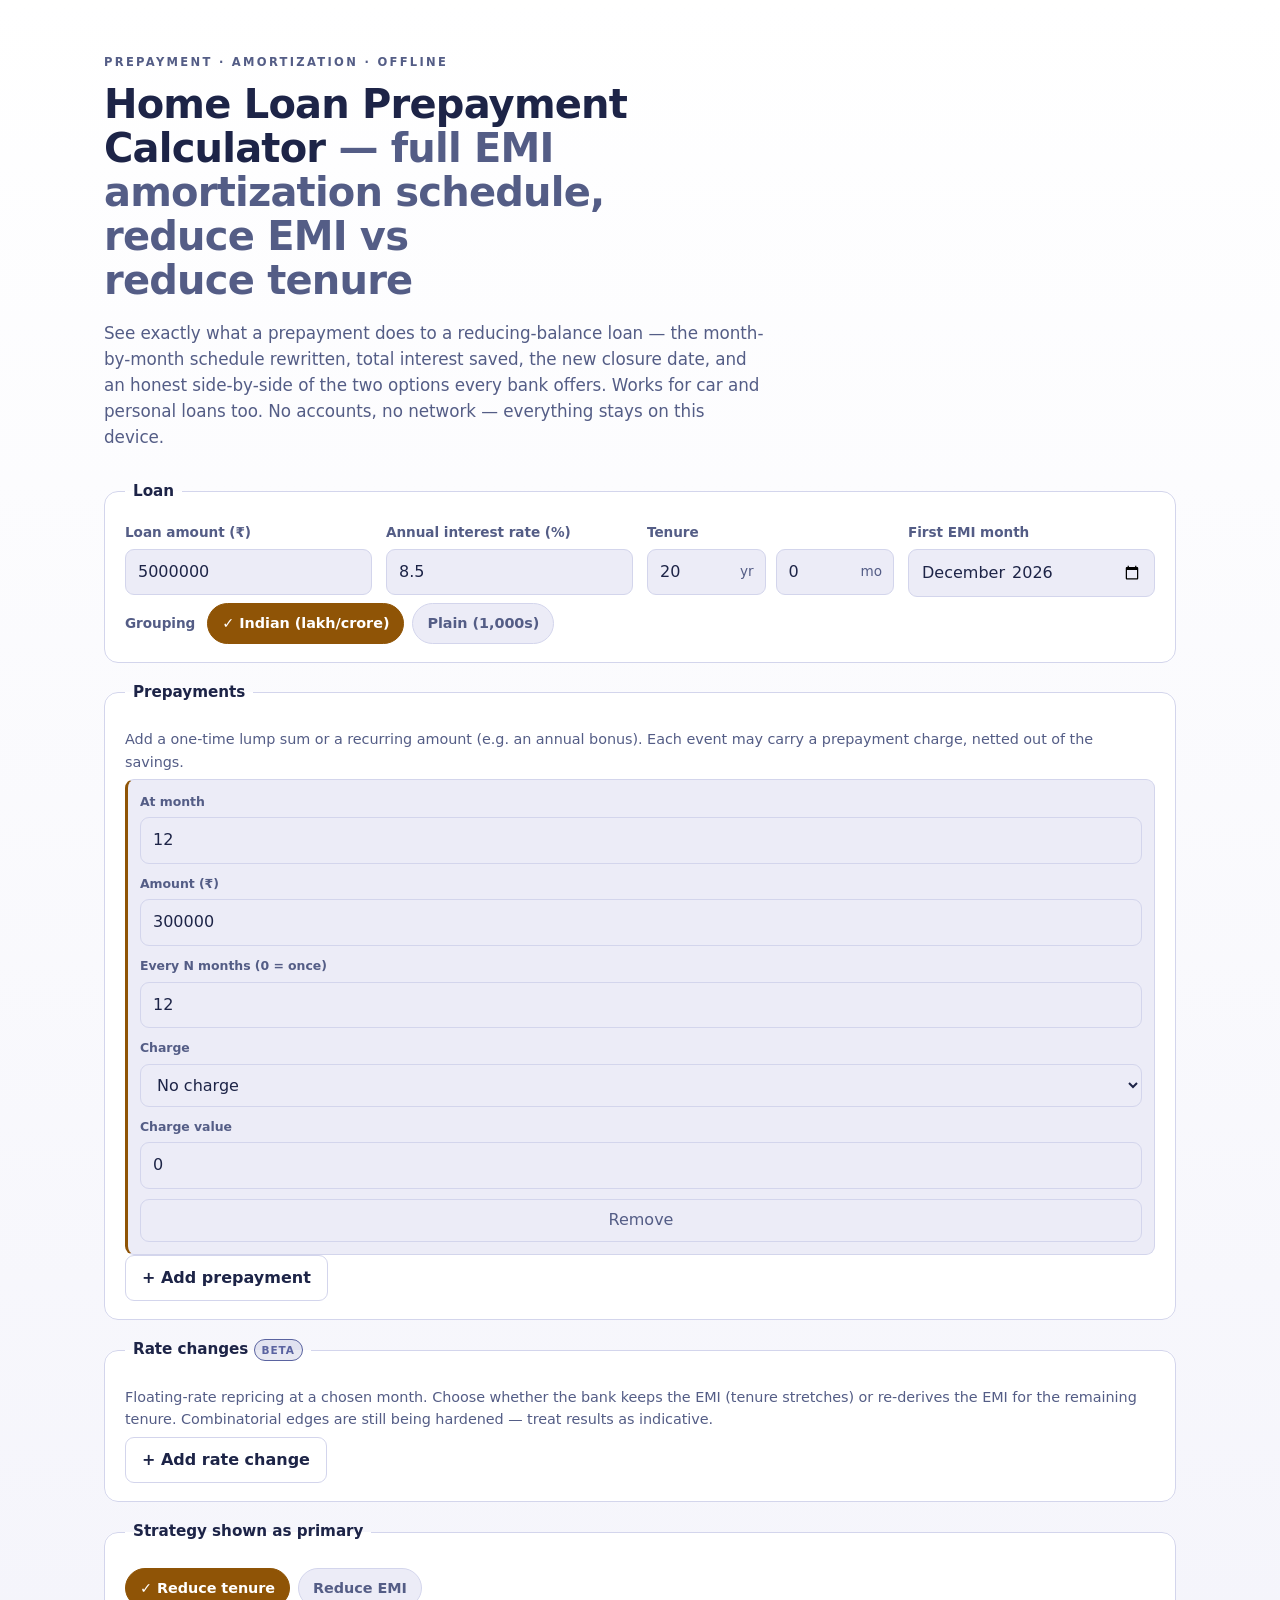
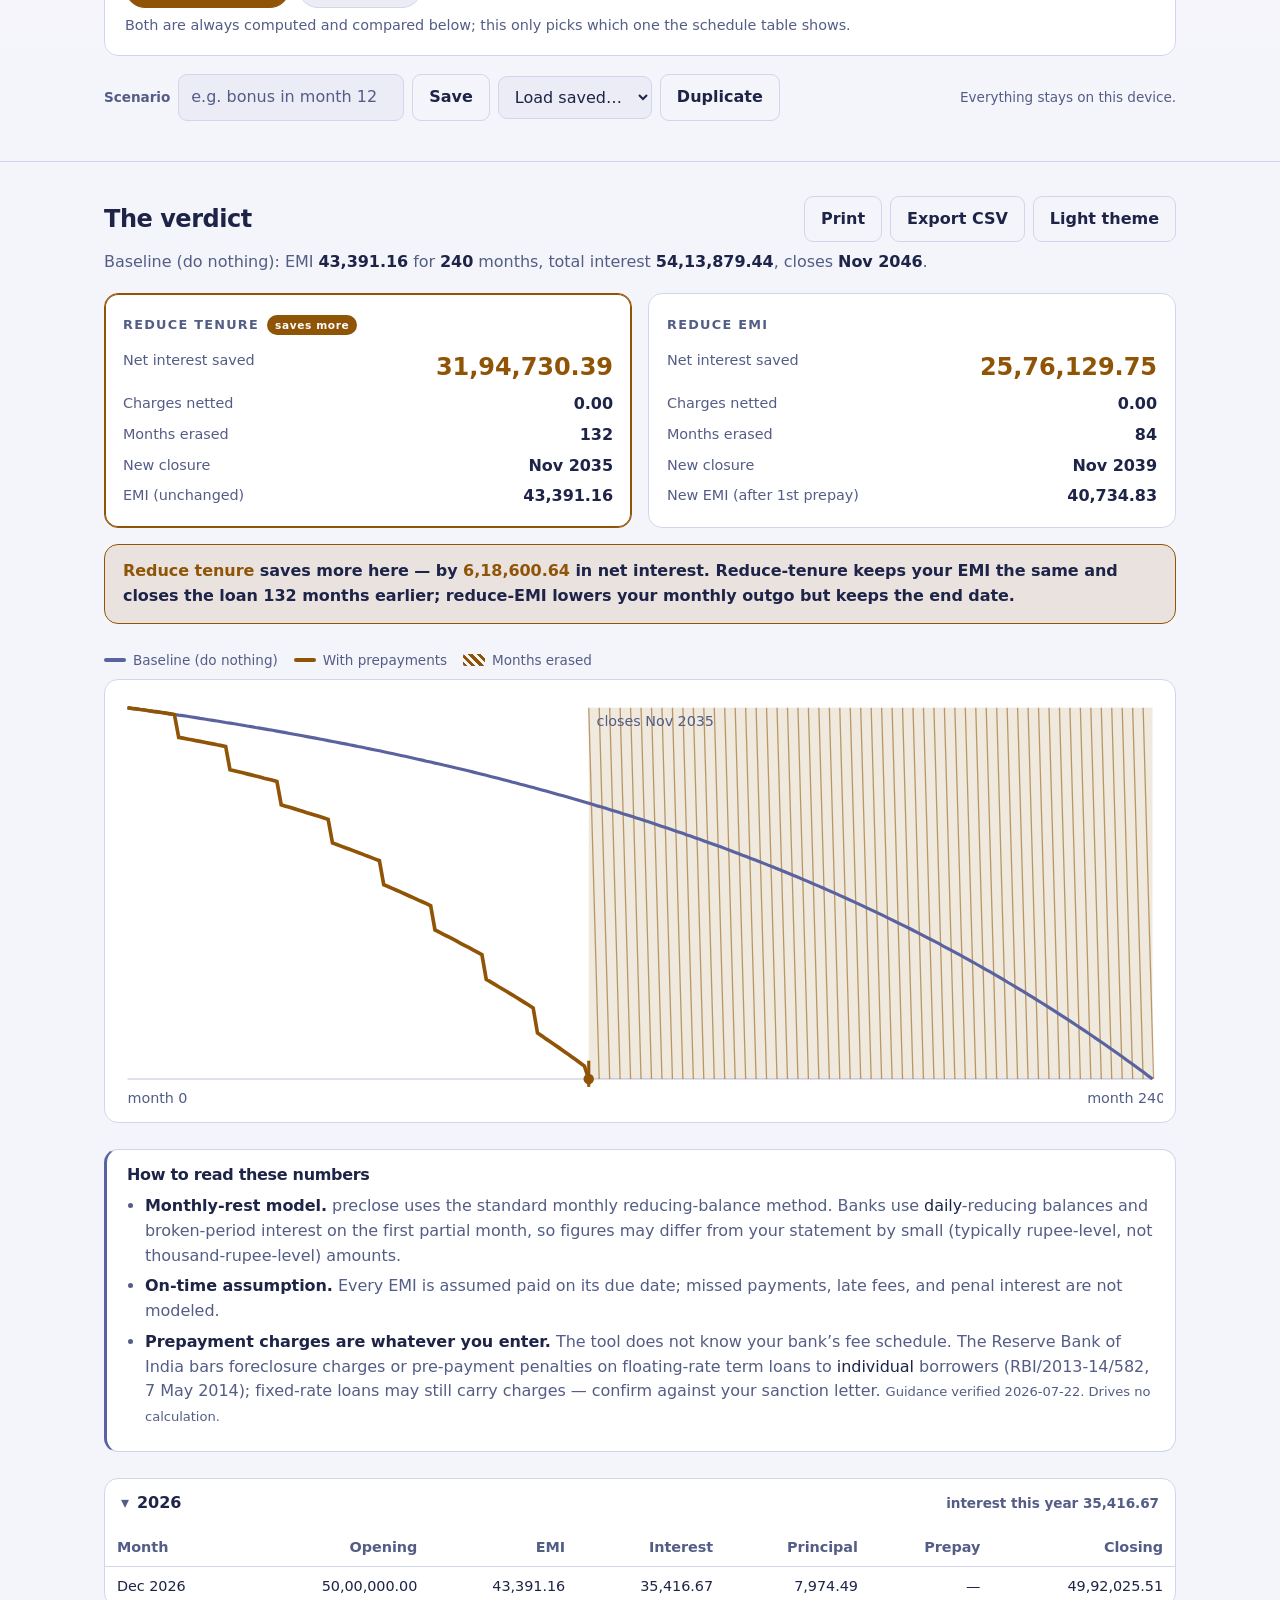
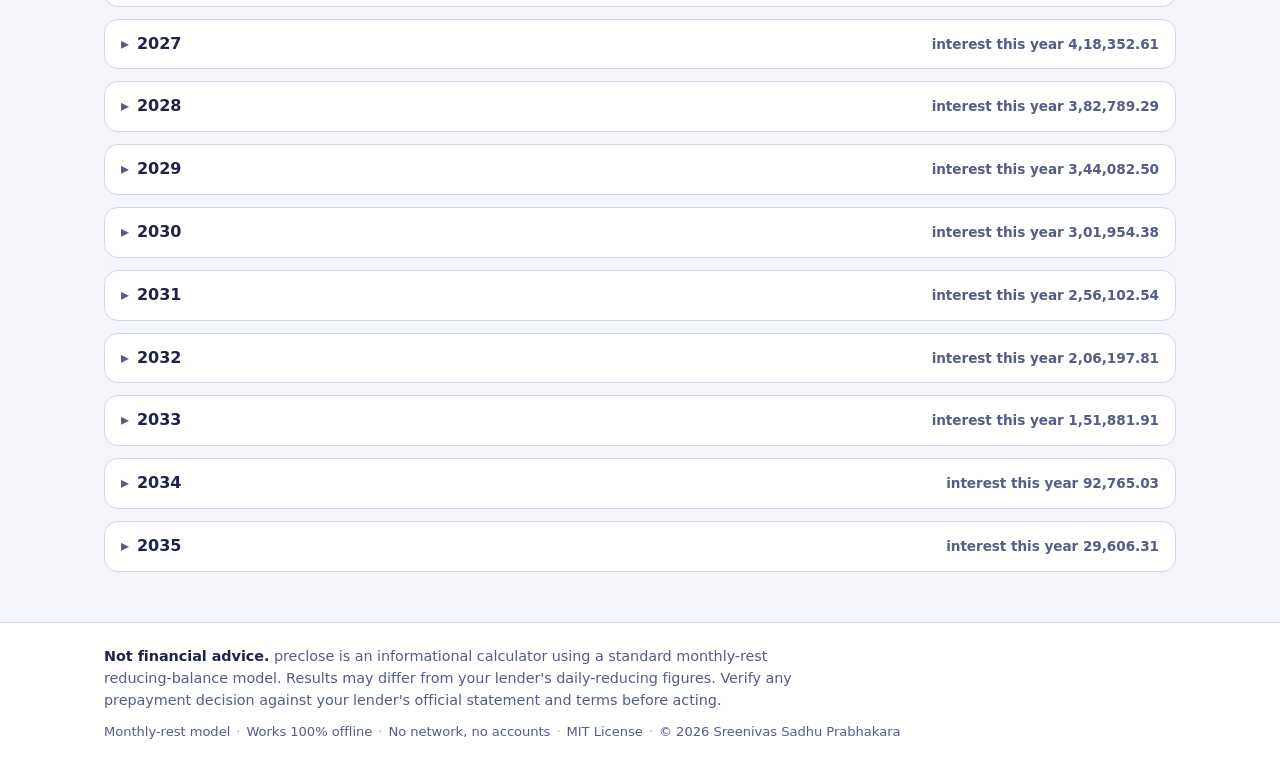
<file: index.html>
<!doctype html>
<html lang="en">
<head>
  <meta charset="utf-8">
  <meta name="viewport" content="width=device-width, initial-scale=1">
  <meta http-equiv="Content-Security-Policy" content="default-src 'self'; connect-src 'none'; img-src 'self' data:; base-uri 'none'; form-action 'none'; frame-ancestors 'none'; object-src 'none'">
  <title>preclose — home loan prepayment calculator with full amortization schedule</title>
  <meta name="description" content="Home loan prepayment calculator: see the full month-by-month EMI amortization schedule, total interest saved, new closure date, and an honest reduce-EMI vs reduce-tenure verdict. Private, offline, on your device.">
  <meta name="color-scheme" content="dark light">
  <link rel="canonical" href="https://sreenivas-sadhu-prabhakara.github.io/preclose/">
  <meta name="robots" content="index, follow, max-image-preview:large">
  <meta name="author" content="Sreenivas Sadhu Prabhakara">
  <meta name="keywords" content="home loan prepayment calculator, EMI amortization schedule, reduce EMI vs reduce tenure, part payment calculator, loan prepayment interest saved, floating rate loan calculator, amortization table India">
  <meta name="theme-color" content="#0A0D18" media="(prefers-color-scheme: dark)">
  <meta name="theme-color" content="#f4f4fb" media="(prefers-color-scheme: light)">

  <!-- Open Graph -->
  <meta property="og:type" content="website">
  <meta property="og:site_name" content="preclose">
  <meta property="og:title" content="preclose — home loan prepayment calculator with full amortization schedule">
  <meta property="og:description" content="See exactly what a prepayment does to your loan — interest saved, months erased, schedule rewritten, reduce-EMI vs reduce-tenure verdict. All on your device.">
  <meta property="og:url" content="https://sreenivas-sadhu-prabhakara.github.io/preclose/">
  <meta property="og:locale" content="en_IN">
  <meta property="og:image" content="https://sreenivas-sadhu-prabhakara.github.io/preclose/og-image.png">
  <meta property="og:image:width" content="1200">
  <meta property="og:image:height" content="630">
  <meta property="og:image:alt" content="preclose — twin burn-down curves diving to an early loan closure">

  <!-- Twitter -->
  <meta name="twitter:card" content="summary_large_image">
  <meta name="twitter:title" content="preclose — home loan prepayment calculator with full amortization schedule">
  <meta name="twitter:description" content="See exactly what a prepayment does to your loan — interest saved, months erased, reduce-EMI vs reduce-tenure verdict. Private, offline.">
  <meta name="twitter:image" content="https://sreenivas-sadhu-prabhakara.github.io/preclose/og-image.png">
  <meta name="twitter:image:alt" content="preclose — twin burn-down curves diving to an early loan closure">

  <link rel="stylesheet" href="styles.css">
  <link rel="icon" href="favicon.svg" type="image/svg+xml">
  <link rel="apple-touch-icon" href="apple-touch-icon.png">
  <link rel="manifest" href="manifest.webmanifest">

  <!-- Structured data (data block; not affected by script-src) -->
  <script type="application/ld+json">
  {
    "@context": "https://schema.org",
    "@type": "WebApplication",
    "name": "preclose",
    "description": "A home loan prepayment calculator that rewrites your full month-by-month EMI amortization schedule, shows total interest saved and the new closure date, and gives an honest reduce-EMI vs reduce-tenure verdict. Runs entirely on your device.",
    "url": "https://sreenivas-sadhu-prabhakara.github.io/preclose/",
    "applicationCategory": "FinanceApplication",
    "operatingSystem": "Any (modern web browser)",
    "browserRequirements": "Requires a modern web browser with JavaScript enabled.",
    "isAccessibleForFree": true,
    "offers": { "@type": "Offer", "price": "0", "priceCurrency": "INR" },
    "license": "https://opensource.org/licenses/MIT",
    "author": { "@type": "Person", "name": "Sreenivas Sadhu Prabhakara" },
    "softwareVersion": "0.1.0",
    "featureList": [
      "Full month-by-month EMI amortization schedule",
      "One-time and recurring prepayment events",
      "Reduce-EMI vs reduce-tenure side-by-side verdict",
      "Total interest saved and new closure date",
      "Twin burn-down balance chart",
      "CSV export and print-to-PDF handoff",
      "Runs 100% offline on your device"
    ]
  }
  </script>
  <script type="application/ld+json">
  {
    "@context": "https://schema.org",
    "@type": "FAQPage",
    "mainEntity": [
      {
        "@type": "Question",
        "name": "Is it better to reduce EMI or reduce tenure when I prepay my home loan?",
        "acceptedAnswer": {
          "@type": "Answer",
          "text": "For the same prepayment, reducing the tenure almost always saves more interest than reducing the EMI, because you keep paying the same amount and close the loan earlier. preclose computes both side by side for your exact loan and states which saves more, and by how much, so you can decide before you visit the branch."
        }
      },
      {
        "@type": "Question",
        "name": "How is the EMI amortization schedule calculated?",
        "acceptedAnswer": {
          "@type": "Answer",
          "text": "EMI uses the closed-form annuity formula P·i·(1+i)^n / ((1+i)^n − 1) with i = annual rate ÷ 12. Each month, interest is charged on the opening balance (monthly-rest reducing balance), the rest of the EMI reduces principal, and any prepayment is applied on top. preclose computes every rupee in integer paise and reconciles the final row to close at exactly zero."
        }
      },
      {
        "@type": "Question",
        "name": "Does preclose send my loan details anywhere?",
        "acceptedAnswer": {
          "@type": "Answer",
          "text": "No. The page's own Content-Security-Policy sets connect-src to 'none', so the browser itself blocks every network request — the app cannot transmit your loan details even if it tried. Everything is computed and saved (via localStorage) only on your device. Clearing site data deletes saved scenarios, so export the CSV to keep records."
        }
      }
    ]
  }
  </script>
</head>
<body>
  <a class="skip-link" href="#results">Skip to my results</a>

  <!-- ============ HERO + CONTROLS ============ -->
  <header class="hero" id="top">
    <div class="hero__inner">
      <p class="eyebrow">Prepayment &middot; amortization &middot; offline</p>
      <h1 class="hero__title">Home Loan Prepayment Calculator<span class="hero__accent"> &mdash; full EMI amortization schedule, reduce&nbsp;EMI vs reduce&nbsp;tenure</span></h1>
      <p class="hero__lede">
        See exactly what a prepayment does to a reducing-balance loan &mdash; the month-by-month
        schedule rewritten, total interest saved, the new closure date, and an honest side-by-side
        of the two options every bank offers. Works for car and personal loans too.
        No accounts, no network &mdash; everything stays on this device.
      </p>

      <form class="controls" id="controls" novalidate>
        <fieldset class="panel">
          <legend class="panel__legend">Loan</legend>
          <div class="grid">
            <div class="field">
              <label for="principal">Loan amount (&#8377;)</label>
              <input type="number" id="principal" name="principal" min="10000" max="1000000000" step="1000" value="5000000" inputmode="numeric">
            </div>
            <div class="field">
              <label for="rate">Annual interest rate (%)</label>
              <input type="number" id="rate" name="rate" min="0" max="36" step="0.01" value="8.5" inputmode="decimal">
            </div>
            <div class="field field--split">
              <label for="years">Tenure</label>
              <div class="split">
                <span class="split__cell"><input type="number" id="years" name="years" min="0" max="40" step="1" value="20" inputmode="numeric"><span class="split__unit">yr</span></span>
                <span class="split__cell"><input type="number" id="months" name="months" min="0" max="11" step="1" value="0" inputmode="numeric"><span class="split__unit">mo</span></span>
              </div>
            </div>
            <div class="field">
              <label for="startMonth">First EMI month</label>
              <input type="month" id="startMonth" name="startMonth">
            </div>
          </div>
          <div class="grouping" role="radiogroup" aria-label="Number grouping">
            <span class="grouping__label">Grouping</span>
            <label class="seg"><input type="radio" name="grouping" value="in" checked><span>Indian (lakh/crore)</span></label>
            <label class="seg"><input type="radio" name="grouping" value="plain"><span>Plain (1,000s)</span></label>
          </div>
        </fieldset>

        <fieldset class="panel">
          <legend class="panel__legend">Prepayments</legend>
          <p class="panel__hint">Add a one-time lump sum or a recurring amount (e.g. an annual bonus). Each event may carry a prepayment charge, netted out of the savings.</p>
          <div class="events" id="prepayEvents" aria-live="polite"></div>
          <button type="button" class="btn btn--ghost" id="addPrepay">+ Add prepayment</button>
        </fieldset>

        <fieldset class="panel">
          <legend class="panel__legend">Rate changes <span class="tag tag--beta">beta</span></legend>
          <p class="panel__hint">Floating-rate repricing at a chosen month. Choose whether the bank keeps the EMI (tenure stretches) or re-derives the EMI for the remaining tenure. <span class="muted">Combinatorial edges are still being hardened &mdash; treat results as indicative.</span></p>
          <div class="events" id="rateEvents" aria-live="polite"></div>
          <button type="button" class="btn btn--ghost" id="addRate">+ Add rate change</button>
        </fieldset>

        <fieldset class="panel">
          <legend class="panel__legend">Strategy shown as primary</legend>
          <div class="segmented" role="radiogroup" aria-label="Primary strategy">
            <label class="seg"><input type="radio" name="strategy" value="tenure" checked><span>Reduce tenure</span></label>
            <label class="seg"><input type="radio" name="strategy" value="emi"><span>Reduce EMI</span></label>
          </div>
          <p class="panel__hint">Both are always computed and compared below; this only picks which one the schedule table shows.</p>
        </fieldset>

        <div class="controls__action">
          <div class="scenario">
            <label for="scenarioName" class="scenario__label">Scenario</label>
            <input type="text" id="scenarioName" name="scenarioName" placeholder="e.g. bonus in month 12" maxlength="60">
            <button type="button" class="btn btn--ghost" id="saveScenario">Save</button>
            <select id="scenarioSelect" aria-label="Saved scenarios"><option value="">Load saved…</option></select>
            <button type="button" class="btn btn--ghost" id="dupScenario" title="Duplicate the loaded scenario">Duplicate</button>
          </div>
          <span class="controls__note">Everything stays on this device.</span>
        </div>
      </form>
    </div>
  </header>

  <main>
    <!-- ============ VERDICT ============ -->
    <section class="results" id="results" aria-labelledby="verdictHeading">
      <div class="results__inner">
        <div class="results__head">
          <h2 class="results__heading" id="verdictHeading">The verdict</h2>
          <div class="results__actions">
            <button type="button" class="btn btn--ghost" id="printBtn">Print</button>
            <button type="button" class="btn btn--ghost" id="csvBtn">Export CSV</button>
            <button type="button" class="btn btn--ghost" id="themeBtn" aria-pressed="false">Toggle theme</button>
          </div>
        </div>

        <p class="baseline-line" id="baselineLine" aria-live="polite"></p>

        <div class="verdict" id="verdict" aria-live="polite"></div>

        <!-- ============ BURN-DOWN CHART (the motif) ============ -->
        <figure class="chart">
          <figcaption class="chart__cap">
            <span class="legend"><span class="swatch swatch--base"></span> Baseline (do nothing)</span>
            <span class="legend"><span class="swatch swatch--pre"></span> With prepayments</span>
            <span class="legend"><span class="swatch swatch--erased"></span> Months erased</span>
          </figcaption>
          <div class="chart__frame">
            <svg id="chart" viewBox="0 0 800 320" role="img" aria-labelledby="chartTitle chartDesc" preserveAspectRatio="none">
              <title id="chartTitle">Outstanding-balance burn-down</title>
              <desc id="chartDesc">Two curves showing the outstanding loan balance over time: a baseline curve and a with-prepayments curve that reaches zero earlier.</desc>
            </svg>
          </div>
        </figure>

        <!-- ============ HONEST-MODEL NOTE (on-screen, not fine print) ============ -->
        <aside class="modelnote" id="modelnote">
          <h3 class="modelnote__title">How to read these numbers</h3>
          <ul class="modelnote__list">
            <li><strong>Monthly-rest model.</strong> preclose uses the standard monthly reducing-balance method. Banks use <em>daily</em>-reducing balances and broken-period interest on the first partial month, so figures may differ from your statement by small (typically rupee-level, not thousand-rupee-level) amounts.</li>
            <li><strong>On-time assumption.</strong> Every EMI is assumed paid on its due date; missed payments, late fees, and penal interest are not modeled.</li>
            <li><strong>Prepayment charges are whatever you enter.</strong> <span id="rbiNote"></span></li>
          </ul>
        </aside>

        <!-- ============ SCHEDULE ============ -->
        <div class="schedule" id="schedule" aria-label="Rewritten amortization schedule"></div>
      </div>
    </section>
  </main>

  <footer class="foot">
    <div class="foot__inner">
      <p class="foot__disclaimer">
        <strong>Not financial advice.</strong> preclose is an informational calculator using a
        standard monthly-rest reducing-balance model. Results may differ from your lender's daily-reducing
        figures. Verify any prepayment decision against your lender's official statement and terms before acting.
      </p>
      <p class="foot__meta">
        <span>Monthly-rest model</span><span class="foot__dot">&middot;</span>
        <span>Works 100% offline</span><span class="foot__dot">&middot;</span>
        <span>No network, no accounts</span><span class="foot__dot">&middot;</span>
        <span>MIT&nbsp;License</span><span class="foot__dot">&middot;</span>
        <span>&copy; 2026 Sreenivas&nbsp;Sadhu&nbsp;Prabhakara</span>
      </p>
    </div>
  </footer>

  <script src="data/loan.js" defer></script>
  <script src="data/format.js" defer></script>
  <script src="app.js" defer></script>
</body>
</html>
</file>
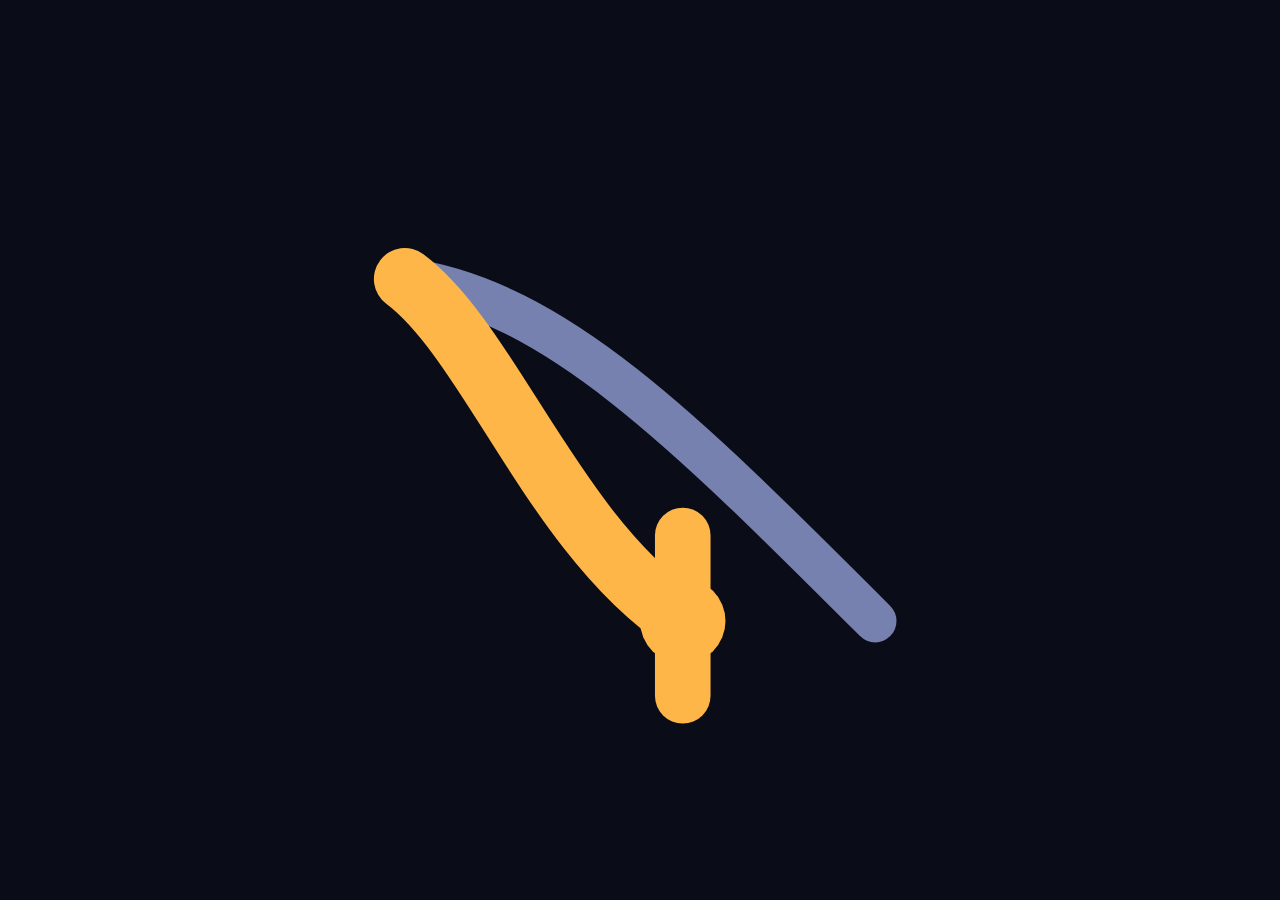
<file: assets/icon.html>
<!doctype html>
<html lang="en">
<head>
<meta charset="utf-8">
<style>
  * { box-sizing: border-box; margin: 0; padding: 0; }
  html, body { width: 100%; height: 100%; overflow: hidden; background: #0A0D18; }
  body { display: grid; place-items: center; }
  /* 12% safe padding on each side -> mark fills the middle 76vmin */
  .mark { width: 76vmin; height: 76vmin; display: block; }
</style>
</head>
<body>
  <svg class="mark" viewBox="0 0 32 32" aria-hidden="true">
    <path d="M5 8 C 12 9, 18 15, 27 24" fill="none" stroke="#8b96c9" stroke-width="2" stroke-linecap="round" opacity="0.85"/>
    <path d="M5 8 C 9 11, 12 20, 18 24" fill="none" stroke="#ffb648" stroke-width="2.9" stroke-linecap="round"/>
    <line x1="18" y1="20" x2="18" y2="27.5" stroke="#ffb648" stroke-width="2.6" stroke-linecap="round"/>
    <circle cx="18" cy="24" r="2" fill="#ffb648"/>
  </svg>
</body>
</html>
</file>
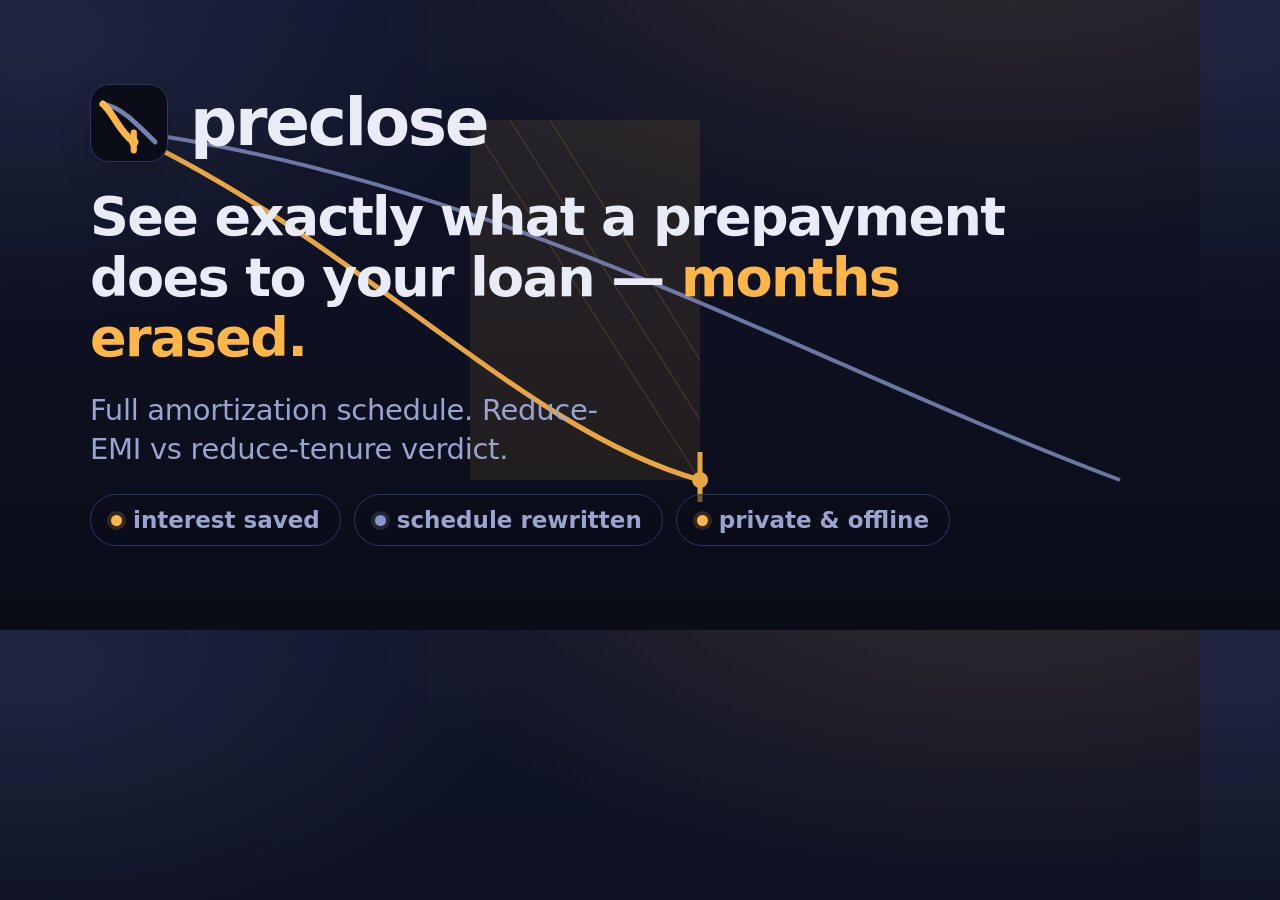
<file: assets/og.html>
<!doctype html>
<html lang="en">
<head>
<meta charset="utf-8">
<style>
  :root {
    --bg: #0A0D18; --panel: #161c38; --line: #2b3560;
    --ink: #e9ecf7; --muted: #9aa4cf; --amber: #ffb648; --peri: #8b96c9;
    --sans: system-ui, -apple-system, "Segoe UI", Roboto, "Noto Sans", Helvetica, Arial, sans-serif;
  }
  * { box-sizing: border-box; margin: 0; padding: 0; }
  html, body { width: 1200px; height: 630px; overflow: hidden; }
  body {
    position: relative;
    background:
      radial-gradient(1100px 560px at 84% -12%, rgba(255,182,72,0.14), transparent 60%),
      radial-gradient(900px 520px at 2% 6%, rgba(139,150,201,0.14), transparent 55%),
      linear-gradient(180deg, #10142a 0%, #0A0D18 100%);
    font-family: var(--sans); color: var(--ink);
    -webkit-font-smoothing: antialiased;
  }
  .chart { position: absolute; inset: 0; width: 1200px; height: 630px; opacity: 0.9; }
  .frame { position: absolute; inset: 0; padding: 84px 90px; display: flex; flex-direction: column; justify-content: space-between; }
  .brand { display: flex; align-items: center; gap: 22px; }
  .mark { width: 78px; height: 78px; border-radius: 19px; background: var(--bg); border: 1px solid var(--line); box-shadow: 0 18px 44px -22px rgba(0,0,0,0.7); }
  .wordmark { font-size: 66px; font-weight: 800; letter-spacing: -0.035em; line-height: 1; color: var(--ink); }
  .headline { max-width: 940px; }
  .headline h1 { font-size: 54px; font-weight: 800; letter-spacing: -0.03em; line-height: 1.12; color: var(--ink); }
  .headline .amber { color: var(--amber); }
  .headline p { margin-top: 22px; font-size: 29px; font-weight: 500; letter-spacing: -0.01em; color: var(--muted); line-height: 1.35; max-width: 30ch; }
  .chips { display: flex; align-items: center; gap: 13px; }
  .chip { display: inline-flex; align-items: center; gap: 11px; padding: 12px 20px; border: 1px solid var(--line); border-radius: 999px; background: rgba(10,13,24,0.5); font-size: 23px; font-weight: 600; color: var(--muted); }
  .chip .dot { width: 11px; height: 11px; border-radius: 50%; }
  .chip .dot--amber { background: var(--amber); box-shadow: 0 0 0 4px rgba(255,182,72,0.16); }
  .chip .dot--peri { background: var(--peri); box-shadow: 0 0 0 4px rgba(139,150,201,0.18); }
</style>
</head>
<body>
  <!-- twin burn-down curves — the hero motif -->
  <svg class="chart" viewBox="0 0 1200 630" preserveAspectRatio="none" aria-hidden="true">
    <!-- erased span hatch -->
    <rect x="470" y="120" width="230" height="360" fill="rgba(255,182,72,0.10)"/>
    <line x1="470" y1="120" x2="700" y2="480" stroke="#ffb648" stroke-width="1" opacity="0.25"/>
    <line x1="510" y1="120" x2="700" y2="420" stroke="#ffb648" stroke-width="1" opacity="0.25"/>
    <line x1="550" y1="120" x2="700" y2="360" stroke="#ffb648" stroke-width="1" opacity="0.25"/>
    <!-- baseline periwinkle to far zero -->
    <path d="M120 130 C 500 180, 800 360, 1120 480" fill="none" stroke="#8b96c9" stroke-width="4" opacity="0.85"/>
    <!-- amber diving early -->
    <path d="M120 130 C 360 240, 520 430, 700 480" fill="none" stroke="#ffb648" stroke-width="5"/>
    <!-- closure tick + dot -->
    <line x1="700" y1="452" x2="700" y2="502" stroke="#ffb648" stroke-width="5"/>
    <circle cx="700" cy="480" r="8" fill="#ffb648"/>
  </svg>

  <div class="frame">
    <div class="brand">
      <svg class="mark" viewBox="0 0 32 32" aria-hidden="true">
        <path d="M5 8 C 12 9, 18 15, 27 24" fill="none" stroke="#8b96c9" stroke-width="2" stroke-linecap="round" opacity="0.85"/>
        <path d="M5 8 C 9 11, 12 20, 18 24" fill="none" stroke="#ffb648" stroke-width="2.9" stroke-linecap="round"/>
        <line x1="18" y1="20" x2="18" y2="27.5" stroke="#ffb648" stroke-width="2.6" stroke-linecap="round"/>
        <circle cx="18" cy="24" r="2" fill="#ffb648"/>
      </svg>
      <span class="wordmark">preclose</span>
    </div>

    <div class="headline">
      <h1>See exactly what a prepayment<br>does to your loan &mdash; <span class="amber">months erased.</span></h1>
      <p>Full amortization schedule. Reduce-EMI vs reduce-tenure verdict.</p>
    </div>

    <div class="chips">
      <span class="chip"><span class="dot dot--amber"></span>interest saved</span>
      <span class="chip"><span class="dot dot--peri"></span>schedule rewritten</span>
      <span class="chip"><span class="dot dot--amber"></span>private &amp; offline</span>
    </div>
  </div>
</body>
</html>
</file>
<file: styles.css>
/* ============================================================
   preclose — twin burn-down curves. blue-black indigo + Closure Amber.
   Baseline = muted periwinkle; with-prepayments = amber.
   ============================================================ */

:root {
  /* dark (default) */
  --bg:        #0A0D18;   /* true blue-black (amendment: distinct from talktiles navy) */
  --panel:     #161c38;
  --panel2:    #1c2444;
  --line:      #2b3560;
  --ink:       #e9ecf7;
  --muted:     #9aa4cf;
  --amber:     #ffb648;   /* Closure Amber — prepayment / CTA */
  --amber-ink: #2a1c02;   /* text on amber */
  --peri:      #8b96c9;   /* periwinkle — do-nothing baseline */
  --amber-dim: rgba(255, 182, 72, 0.14);
  --peri-dim:  rgba(139, 150, 201, 0.16);
  --erased:    rgba(255, 182, 72, 0.16);

  --sans: system-ui, -apple-system, "Segoe UI", Roboto, "Noto Sans", Helvetica, Arial, sans-serif;
  --radius: 14px;
  --radius-sm: 9px;
  --shadow: 0 18px 44px -24px rgba(0,0,0,0.75);
  --wrap: 1120px;
  --ease: cubic-bezier(0.22, 0.61, 0.36, 1);
}

/* explicit light theme via toggle (data-theme) OR system preference */
[data-theme="light"], :root.light {
  --bg:        #f4f4fb;
  --panel:     #ffffff;
  --panel2:    #ececf7;
  --line:      #d3d5ec;
  --ink:       #1d2447;
  --muted:     #545d86;
  --amber:     #8f5406;   /* deepened for AA (≥4.5:1) as text on light surfaces */
  --amber-ink: #ffffff;
  --peri:      #5a63a0;   /* darkened periwinkle for AA text/line on light */
  --amber-dim: rgba(143, 84, 6, 0.11);
  --peri-dim:  rgba(90, 99, 160, 0.14);
  --erased:    rgba(143, 84, 6, 0.13);
}
@media (prefers-color-scheme: light) {
  :root:not([data-theme="dark"]):not(.dark) {
    --bg:        #f4f4fb;
    --panel:     #ffffff;
    --panel2:    #ececf7;
    --line:      #d3d5ec;
    --ink:       #1d2447;
    --muted:     #545d86;
    --amber:     #8f5406;
    --amber-ink: #ffffff;
    --peri:      #5a63a0;
    --amber-dim: rgba(143, 84, 6, 0.11);
    --peri-dim:  rgba(90, 99, 160, 0.14);
    --erased:    rgba(143, 84, 6, 0.13);
  }
}

* { box-sizing: border-box; }
html { -webkit-text-size-adjust: 100%; }

body {
  margin: 0;
  background: var(--bg);
  color: var(--ink);
  font-family: var(--sans);
  font-size: 16px;
  line-height: 1.55;
  letter-spacing: -0.003em;
  -webkit-font-smoothing: antialiased;
  text-rendering: optimizeLegibility;
}
body::before {
  content: ""; position: fixed; inset: 0; z-index: -1; pointer-events: none;
  background:
    radial-gradient(1100px 560px at 82% -10%, var(--amber-dim), transparent 60%),
    radial-gradient(900px 520px at 4% 6%, var(--peri-dim), transparent 55%);
}

h1, h2, h3 { margin: 0; font-weight: 700; letter-spacing: -0.02em; line-height: 1.1; }
p { margin: 0; }
em { font-style: normal; color: var(--ink); }
.muted { color: var(--muted); }

/* tabular figures everywhere numbers live */
.money, .num, table, .verdict, .schedule, input[type="number"], .baseline-line {
  font-variant-numeric: tabular-nums;
}

.skip-link {
  position: absolute; left: 12px; top: -60px;
  background: var(--amber); color: var(--amber-ink);
  padding: 10px 16px; border-radius: 10px; font-weight: 700;
  z-index: 50; transition: top 0.18s var(--ease); text-decoration: none;
}
.skip-link:focus { top: 12px; }

a:focus-visible, button:focus-visible, input:focus-visible, select:focus-visible,
.seg:focus-within {
  outline: 3px solid var(--amber);
  outline-offset: 2px;
  border-radius: 6px;
}

.eyebrow {
  font-size: 0.72rem; text-transform: uppercase; letter-spacing: 0.2em;
  color: var(--muted); font-weight: 600;
}

/* ============================================================ HERO */
.hero {
  position: relative; overflow: hidden;
  border-bottom: 1px solid var(--line);
  background: linear-gradient(180deg, var(--panel) 0%, var(--bg) 100%);
}
.hero__inner { position: relative; z-index: 1; max-width: var(--wrap); margin: 0 auto; padding: 54px 24px 40px; }
.hero__title { font-size: clamp(1.6rem, 3.6vw, 2.5rem); font-weight: 800; margin: 10px 0 0; max-width: 22ch; }
.hero__accent { color: var(--muted); font-weight: 600; }
.hero__lede { margin-top: 18px; max-width: 62ch; color: var(--muted); font-size: 1.05rem; }
.hero__lede em { color: var(--ink); font-weight: 600; }

/* ============================================================ CONTROLS */
.controls { margin-top: 30px; display: grid; gap: 18px; }
.panel {
  border: 1px solid var(--line); border-radius: var(--radius);
  background: var(--panel); padding: 18px 20px; margin: 0;
}
.panel__legend { padding: 0 8px; font-weight: 700; font-size: 0.95rem; color: var(--ink); }
.panel__hint { margin-top: 6px; color: var(--muted); font-size: 0.9rem; }

.grid { display: grid; grid-template-columns: repeat(auto-fit, minmax(180px, 1fr)); gap: 14px; }
.field { display: flex; flex-direction: column; gap: 6px; }
.field label { font-size: 0.85rem; color: var(--muted); font-weight: 600; }

input[type="number"], input[type="text"], input[type="month"], select {
  background: var(--panel2); color: var(--ink);
  border: 1px solid var(--line); border-radius: var(--radius-sm);
  padding: 10px 12px; font: inherit; width: 100%;
}
input::placeholder { color: var(--muted); }

.split { display: flex; gap: 10px; }
.split__cell { position: relative; flex: 1; display: flex; align-items: center; }
.split__cell input { padding-right: 34px; }
.split__unit { position: absolute; right: 12px; color: var(--muted); font-size: 0.85rem; pointer-events: none; }

.segmented, .grouping { display: flex; flex-wrap: wrap; gap: 8px; margin-top: 6px; }
.grouping__label { align-self: center; color: var(--muted); font-size: 0.85rem; font-weight: 600; margin-right: 4px; }
.seg { position: relative; }
.seg input { position: absolute; opacity: 0; inset: 0; cursor: pointer; }
.seg span {
  display: inline-block; padding: 8px 14px; border-radius: 999px;
  border: 1px solid var(--line); background: var(--panel2);
  color: var(--muted); font-weight: 600; font-size: 0.9rem; cursor: pointer;
}
.seg input:checked + span {
  background: var(--amber); color: var(--amber-ink); border-color: var(--amber);
}
.seg input:checked + span::before { content: "\2713\00a0"; font-weight: 800; } /* checkmark, never color-alone */

/* prepay / rate event rows */
.events { display: grid; gap: 10px; margin-top: 6px; }
.event {
  display: grid; grid-template-columns: repeat(auto-fit, minmax(120px, 1fr)) auto;
  gap: 10px; align-items: end;
  border: 1px solid var(--line); border-left: 3px solid var(--amber);
  border-radius: var(--radius-sm); background: var(--panel2); padding: 12px;
}
.event--rate { border-left-color: var(--peri); }
.event .field label { font-size: 0.78rem; }
.event__del {
  background: transparent; border: 1px solid var(--line); color: var(--muted);
  border-radius: var(--radius-sm); padding: 8px 12px; cursor: pointer; font: inherit;
}
.event__del:hover { border-color: var(--amber); color: var(--ink); }

.tag { display: inline-block; font-size: 0.66rem; font-weight: 700; text-transform: uppercase;
  letter-spacing: 0.08em; padding: 2px 7px; border-radius: 999px; vertical-align: middle; }
.tag--beta { background: var(--peri-dim); color: var(--peri); border: 1px solid var(--peri); }

.btn {
  font: inherit; font-weight: 700; cursor: pointer;
  border-radius: var(--radius-sm); padding: 10px 16px; border: 1px solid var(--line);
}
.btn--primary { background: var(--amber); color: var(--amber-ink); border-color: var(--amber); }
.btn--ghost { background: transparent; color: var(--ink); }
.btn--ghost:hover { border-color: var(--amber); }
.btn:focus-visible { outline: 3px solid var(--amber); outline-offset: 2px; }

.controls__action { display: flex; flex-wrap: wrap; gap: 14px; align-items: center; justify-content: space-between; }
.scenario { display: flex; flex-wrap: wrap; gap: 8px; align-items: center; }
.scenario__label { color: var(--muted); font-size: 0.85rem; font-weight: 600; }
.scenario input[type="text"] { width: auto; min-width: 160px; }
.scenario select { width: auto; }
.controls__note { color: var(--muted); font-size: 0.85rem; }

/* ============================================================ RESULTS */
.results__inner { max-width: var(--wrap); margin: 0 auto; padding: 34px 24px 10px; }
.results__head { display: flex; flex-wrap: wrap; gap: 12px; align-items: center; justify-content: space-between; }
.results__heading { font-size: 1.5rem; }
.results__actions { display: flex; gap: 8px; flex-wrap: wrap; }
.baseline-line { margin-top: 8px; color: var(--muted); }
.baseline-line strong { color: var(--ink); }

.verdict { margin-top: 18px; display: grid; grid-template-columns: 1fr 1fr; gap: 16px; }
.vcol {
  border: 1px solid var(--line); border-radius: var(--radius);
  background: var(--panel); padding: 18px;
}
.vcol--win { border-color: var(--amber); box-shadow: 0 0 0 1px var(--amber) inset; }
.vcol__label { font-size: 0.8rem; text-transform: uppercase; letter-spacing: 0.1em; color: var(--muted); font-weight: 700; }
.vcol__win-badge { display: inline-block; margin-left: 8px; font-size: 0.66rem; font-weight: 800;
  background: var(--amber); color: var(--amber-ink); padding: 2px 8px; border-radius: 999px; letter-spacing: 0.06em; }
.vcol dl { margin: 12px 0 0; display: grid; grid-template-columns: 1fr auto; gap: 6px 12px; }
.vcol dt { color: var(--muted); font-size: 0.9rem; }
.vcol dd { margin: 0; font-weight: 700; text-align: right; }
.vcol .big { font-size: 1.5rem; font-weight: 800; color: var(--amber); }

.verdict__call {
  grid-column: 1 / -1; border: 1px solid var(--amber); border-radius: var(--radius);
  background: var(--amber-dim); padding: 14px 18px; font-weight: 600; color: var(--ink);
}
.verdict__call strong { color: var(--amber); }

/* ============================================================ CHART (motif) */
.chart { margin: 26px 0 0; }
.chart__cap { display: flex; flex-wrap: wrap; gap: 16px; margin: 0 0 8px; color: var(--muted); font-size: 0.85rem; }
.legend { display: inline-flex; align-items: center; gap: 7px; }
.swatch { width: 22px; height: 4px; border-radius: 2px; display: inline-block; }
.swatch--base { background: var(--peri); }
.swatch--pre  { background: var(--amber); }
.swatch--erased { background: repeating-linear-gradient(45deg, var(--amber) 0 3px, transparent 3px 6px); height: 12px; }
.chart__frame { border: 1px solid var(--line); border-radius: var(--radius); background: var(--panel); padding: 12px; }
#chart { width: 100%; height: auto; display: block; }
.chart .axis { stroke: var(--line); stroke-width: 1; }
.chart .grid-line { stroke: var(--line); stroke-width: 0.5; opacity: 0.5; }
.chart .curve-base { fill: none; stroke: var(--peri); stroke-width: 2.4; }
.chart .curve-pre  { fill: none; stroke: var(--amber); stroke-width: 2.8; }
.chart .erased-span { fill: var(--erased); }
.chart .erased-hatch { stroke: var(--amber); stroke-width: 1; opacity: 0.55; }
.chart .closure-tick { stroke: var(--amber); stroke-width: 2.4; }
.chart .closure-dot { fill: var(--amber); }
.chart .axis-label { fill: var(--muted); font-size: 11px; font-family: var(--sans); }

/* ============================================================ MODEL NOTE */
.modelnote {
  margin: 26px 0 0; border: 1px solid var(--line); border-left: 3px solid var(--peri);
  border-radius: var(--radius); background: var(--panel); padding: 16px 20px;
}
.modelnote__title { font-size: 1rem; }
.modelnote__list { margin: 10px 0 0; padding-left: 18px; color: var(--muted); }
.modelnote__list li { margin: 6px 0; }
.modelnote__list strong { color: var(--ink); }
.modelnote__verified { color: var(--muted); font-size: 0.82rem; }

/* ============================================================ SCHEDULE */
.schedule { margin: 26px 0 40px; }
.yeargroup { border: 1px solid var(--line); border-radius: var(--radius); margin-bottom: 12px; overflow: hidden; background: var(--panel); }
.yeargroup__summary {
  cursor: pointer; padding: 12px 16px; font-weight: 700; list-style: none;
  display: flex; justify-content: space-between; gap: 12px; align-items: baseline;
}
.yeargroup__summary::-webkit-details-marker { display: none; }
.yeargroup__summary:hover { background: var(--panel2); }
.yeargroup__summary .yr-int { color: var(--muted); font-weight: 600; font-size: 0.85rem; }
.yeargroup__summary .caret::before { content: "\25B8"; margin-right: 8px; color: var(--muted); }
details[open] .yeargroup__summary .caret::before { content: "\25BE"; }

.tablewrap { overflow-x: auto; }
table.sched { width: 100%; border-collapse: collapse; font-size: 0.9rem; }
table.sched th, table.sched td { padding: 8px 12px; text-align: right; white-space: nowrap; border-top: 1px solid var(--line); }
table.sched th:first-child, table.sched td:first-child { text-align: left; }
table.sched thead th { color: var(--muted); font-weight: 700; border-top: none; position: sticky; top: 0; background: var(--panel); }
table.sched tr.has-prepay td { border-left: 3px solid var(--amber); }
table.sched tr.has-prepay td:first-child::before { content: "\25C6\00a0"; color: var(--amber); } /* diamond marker, never color-alone */
table.sched tr.has-rate td:first-child::after { content: "\00a0\21BB"; color: var(--peri); } /* reprise arrow */
.prepay-cell { color: var(--amber); font-weight: 700; }

/* ============================================================ FOOTER */
.foot { border-top: 1px solid var(--line); background: var(--panel); }
.foot__inner { max-width: var(--wrap); margin: 0 auto; padding: 22px 24px; }
.foot__disclaimer { color: var(--muted); font-size: 0.9rem; max-width: 80ch; }
.foot__disclaimer strong { color: var(--ink); }
.foot__meta { margin-top: 10px; color: var(--muted); font-size: 0.82rem; display: flex; flex-wrap: wrap; gap: 6px; align-items: center; }
.foot__dot { opacity: 0.5; }

/* ============================================================ RESPONSIVE */
@media (max-width: 620px) {
  .verdict { grid-template-columns: 1fr; }
}

/* ============================================================ MOTION */
@media (prefers-reduced-motion: reduce) {
  * { transition: none !important; animation: none !important; }
}

/* ============================================================ PRINT */
@media print {
  :root {
    --bg: #fff; --panel: #fff; --panel2: #fff; --ink: #111; --muted: #444;
    --line: #bbb; --amber: #8a5600; --peri: #444; --amber-ink: #fff;
    --amber-dim: #f3ece0; --erased: #eee2cc;
  }
  body { background: #fff; color: #111; font-size: 11pt; }
  body::before { display: none; }
  .controls, .results__actions, .scenario, #addPrepay, #addRate, .skip-link,
  .btn { display: none !important; }
  .hero { border: none; }
  .hero__lede { display: none; }
  .panel { display: none; }
  .results__inner { padding: 0; }
  .yeargroup { break-inside: avoid; }
  details { display: block; }
  details > .yeargroup__summary { list-style: none; }
  details:not([open]) .tablewrap { display: block !important; } /* print all rows */
  .chart__frame, .modelnote, .verdict, .yeargroup { box-shadow: none; }
  table.sched thead th { position: static; }
  a { color: #111; text-decoration: none; }
}
</file>
